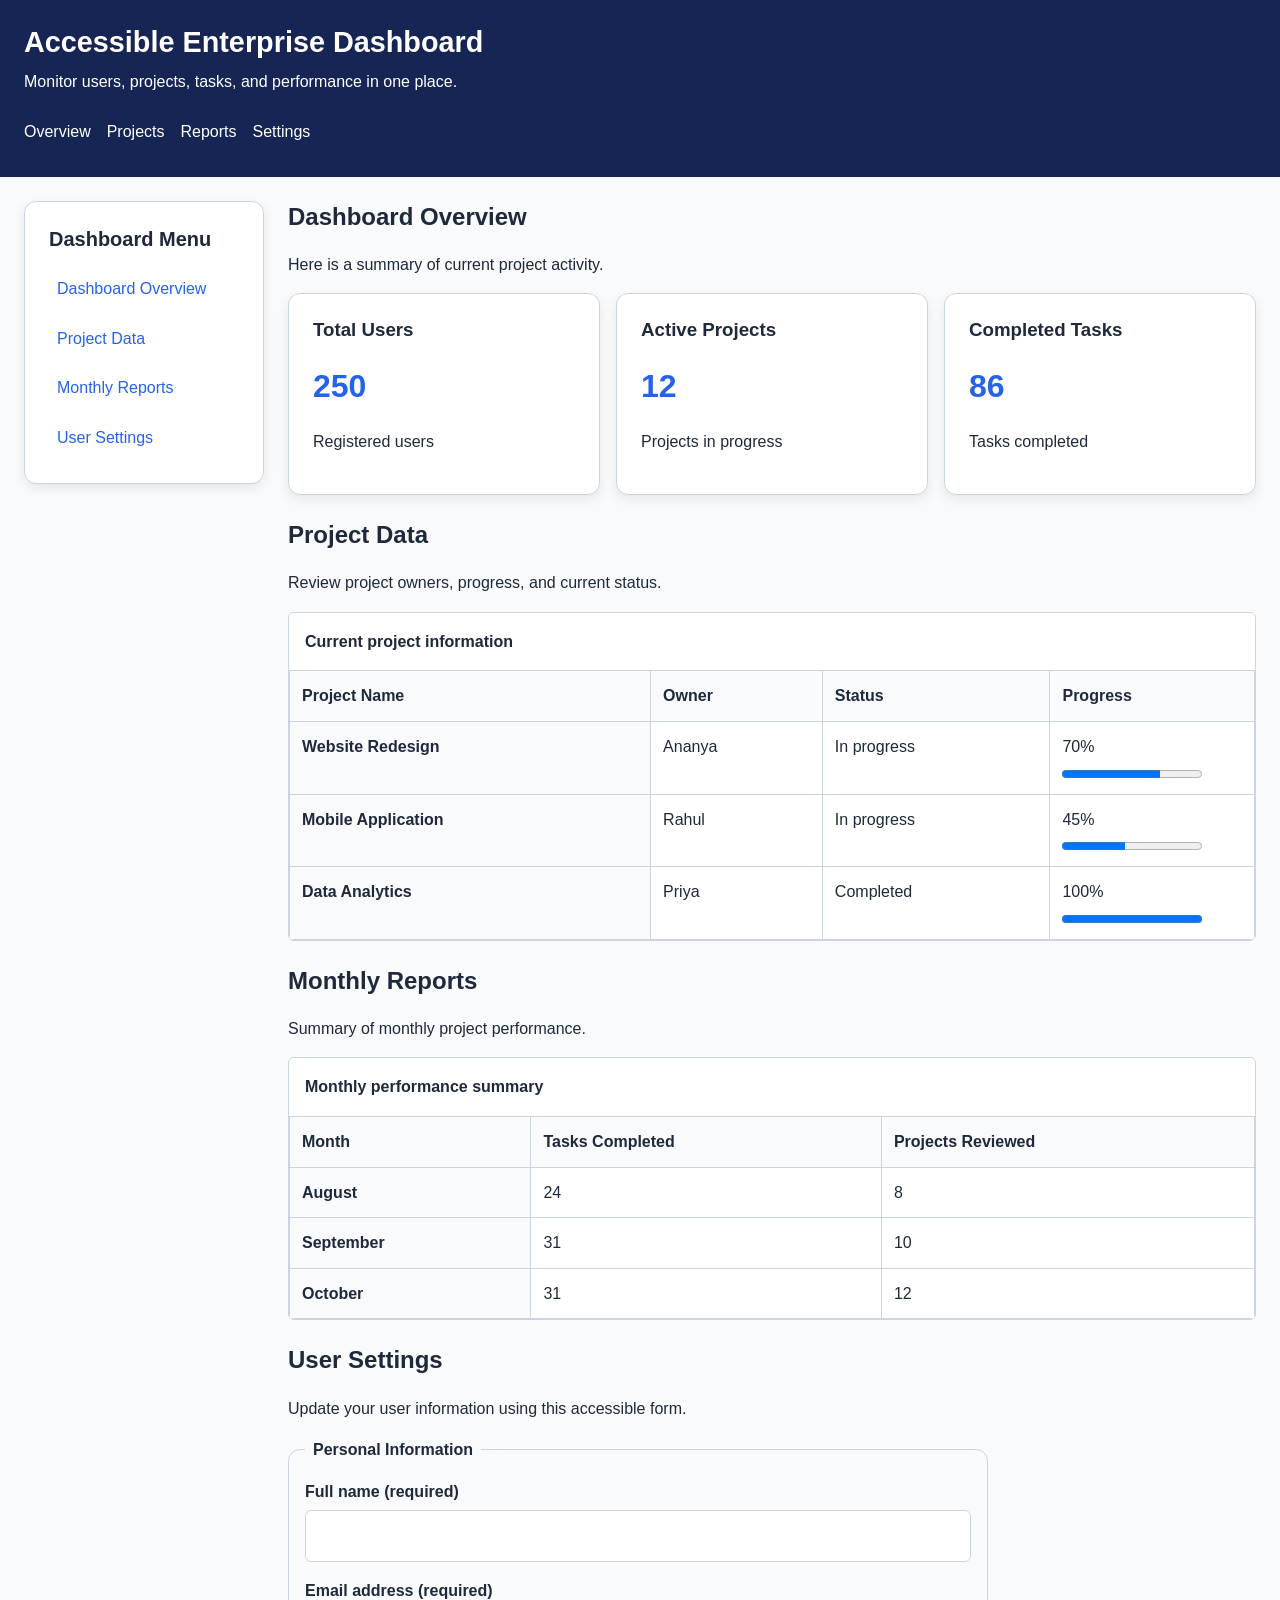
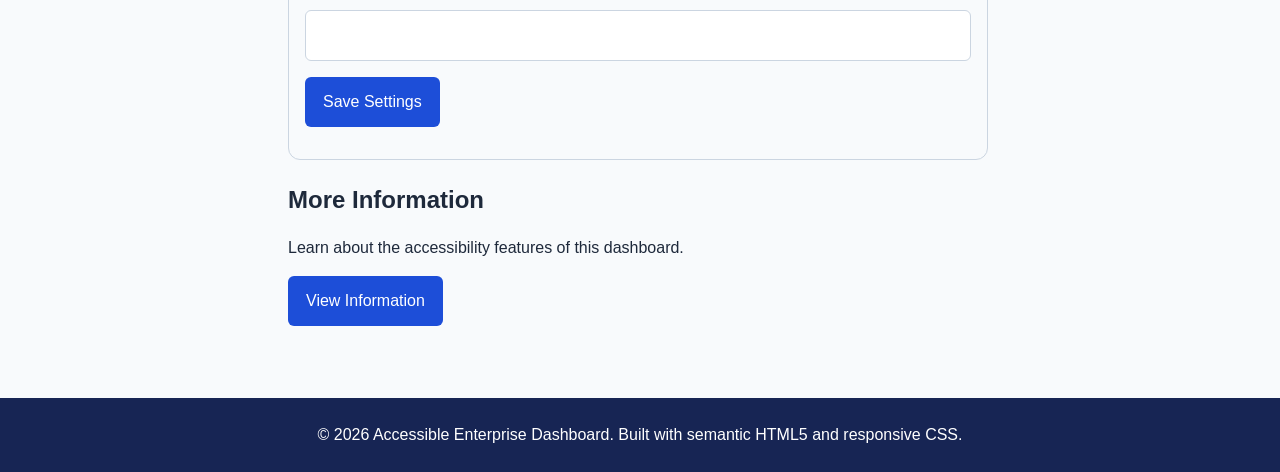
<file: index.html>
<!DOCTYPE html>
<html lang="en" data-theme="light">

<head>
    <meta charset="UTF-8">
    <meta name="viewport" content="width=device-width, initial-scale=1.0">

    <meta name="description"
          content="An accessible, responsive enterprise dashboard for monitoring users, projects, tasks, and reports.">

    <title>Accessible Enterprise Dashboard</title>

    <link rel="stylesheet" href="style.css">
</head>

<body>

    <!-- Skip Link -->
    <a href="#main-content" class="skip-link">
        Skip to main content
    </a>

    <!-- Header -->
    <header class="site-header">

        <div class="header-content">
            <h1>Accessible Enterprise Dashboard</h1>

            <p>
                Monitor users, projects, tasks, and performance in one place.
            </p>
        </div>

        <!-- Main Navigation -->
        <nav aria-label="Main navigation">
            <ul>
                <li><a href="#overview">Overview</a></li>
                <li><a href="#projects">Projects</a></li>
                <li><a href="#reports">Reports</a></li>
                <li><a href="#settings">Settings</a></li>
            </ul>
        </nav>

    </header>

    <!-- Dashboard Layout -->
    <div class="layout">

        <!-- Sidebar -->
        <aside class="sidebar glass-panel"
               aria-labelledby="sidebar-title">

            <h2 id="sidebar-title">Dashboard Menu</h2>

            <nav aria-label="Dashboard menu">
                <ul>
                    <li>
                        <a href="#overview">Dashboard Overview</a>
                    </li>
                    <li>
                        <a href="#projects">Project Data</a>
                    </li>
                    <li>
                        <a href="#reports">Monthly Reports</a>
                    </li>
                    <li>
                        <a href="#settings">User Settings</a>
                    </li>
                </ul>
            </nav>

        </aside>

        <!-- Main Content -->
        <main id="main-content">

            <!-- Dashboard Overview -->
            <section id="overview"
                     aria-labelledby="overview-title">

                <h2 id="overview-title">Dashboard Overview</h2>

                <p>
                    Here is a summary of current project activity.
                </p>

                <div class="dashboard-cards">

                    <article class="glass-panel">
                        <h3>Total Users</h3>
                        <p class="stat-number">250</p>
                        <p>Registered users</p>
                    </article>

                    <article class="glass-panel">
                        <h3>Active Projects</h3>
                        <p class="stat-number">12</p>
                        <p>Projects in progress</p>
                    </article>

                    <article class="glass-panel">
                        <h3>Completed Tasks</h3>
                        <p class="stat-number">86</p>
                        <p>Tasks completed</p>
                    </article>

                </div>

            </section>

            <!-- Project Data -->
            <section id="projects"
                     aria-labelledby="projects-title">

                <h2 id="projects-title">Project Data</h2>

                <p>
                    Review project owners, progress, and current status.
                </p>

                <div class="table-container">

                    <table>
                        <caption>Current project information</caption>

                        <thead>
                            <tr>
                                <th scope="col">Project Name</th>
                                <th scope="col">Owner</th>
                                <th scope="col">Status</th>
                                <th scope="col">Progress</th>
                            </tr>
                        </thead>

                        <tbody>
                            <tr>
                                <th scope="row">Website Redesign</th>
                                <td>Ananya</td>
                                <td>In progress</td>
                                <td>
                                    <span>70%</span>
                                    <progress value="70" max="100"
                                        aria-label="Website Redesign progress">
                                        70%
                                    </progress>
                                </td>
                            </tr>

                            <tr>
                                <th scope="row">Mobile Application</th>
                                <td>Rahul</td>
                                <td>In progress</td>
                                <td>
                                    <span>45%</span>
                                    <progress value="45" max="100"
                                        aria-label="Mobile Application progress">
                                        45%
                                    </progress>
                                </td>
                            </tr>

                            <tr>
                                <th scope="row">Data Analytics</th>
                                <td>Priya</td>
                                <td>Completed</td>
                                <td>
                                    <span>100%</span>
                                    <progress value="100" max="100"
                                        aria-label="Data Analytics progress">
                                        100%
                                    </progress>
                                </td>
                            </tr>
                        </tbody>

                    </table>

                </div>

            </section>

            <!-- Monthly Reports -->
            <section id="reports"
                     aria-labelledby="reports-title">

                <h2 id="reports-title">Monthly Reports</h2>

                <p>
                    Summary of monthly project performance.
                </p>

                <div class="table-container">

                    <table>
                        <caption>Monthly performance summary</caption>

                        <thead>
                            <tr>
                                <th scope="col">Month</th>
                                <th scope="col">Tasks Completed</th>
                                <th scope="col">Projects Reviewed</th>
                            </tr>
                        </thead>

                        <tbody>
                            <tr>
                                <th scope="row">August</th>
                                <td>24</td>
                                <td>8</td>
                            </tr>

                            <tr>
                                <th scope="row">September</th>
                                <td>31</td>
                                <td>10</td>
                            </tr>

                            <tr>
                                <th scope="row">October</th>
                                <td>31</td>
                                <td>12</td>
                            </tr>
                        </tbody>

                    </table>

                </div>

            </section>

            <!-- User Settings -->
            <section id="settings"
                     aria-labelledby="settings-title">

                <h2 id="settings-title">User Settings</h2>

                <p>
                    Update your user information using this accessible form.
                </p>

                <form id="settings-form">

                    <fieldset>
                        <legend>Personal Information</legend>

                        <div class="form-group">
                            <label for="full-name">
                                Full name (required)
                            </label>

                            <input
                                type="text"
                                id="full-name"
                                name="full-name"
                                autocomplete="name"
                                required>
                        </div>

                        <div class="form-group">
                            <label for="email">
                                Email address (required)
                            </label>

                            <input
                                type="email"
                                id="email"
                                name="email"
                                autocomplete="email"
                                required>
                        </div>

                        <button type="submit">
                            Save Settings
                        </button>

                        <p id="form-message"
                           role="status"
                           aria-live="polite"></p>

                    </fieldset>

                </form>

            </section>

            <!-- Additional Information -->
            <section aria-labelledby="information-title">

                <h2 id="information-title">More Information</h2>

                <p>
                    Learn about the accessibility features of this dashboard.
                </p>

                <button type="button" id="open-dialog">
                    View Information
                </button>

            </section>

        </main>

    </div>

    <!-- Accessible Dialog -->
    <dialog id="information-dialog"
            aria-labelledby="dialog-title"
            aria-describedby="dialog-description">

        <h2 id="dialog-title">Dashboard Information</h2>

        <p id="dialog-description">
            This dashboard demonstrates semantic HTML5, responsive design,
            accessible navigation, data tables, forms, and keyboard support.
        </p>

        <button type="button" id="close-dialog">
            Close
        </button>

    </dialog>

    <!-- Footer -->
    <footer class="site-footer">
        <p>
            &copy; 2026 Accessible Enterprise Dashboard.
            Built with semantic HTML5 and responsive CSS.
        </p>
    </footer>

    <!-- JavaScript -->
    <script>
        // Settings form
        const settingsForm = document.getElementById("settings-form");
        const formMessage = document.getElementById("form-message");

        settingsForm.addEventListener("submit", function (event) {
            event.preventDefault();

            if (!settingsForm.checkValidity()) {
                settingsForm.reportValidity();
                return;
            }

            formMessage.textContent =
                "Settings saved successfully for this demo.";
        });

        // Open information dialog
        const informationDialog =
            document.getElementById("information-dialog");

        document.getElementById("open-dialog")
            .addEventListener("click", function () {
                informationDialog.showModal();
            });

        // Close information dialog
        document.getElementById("close-dialog")
            .addEventListener("click", function () {
                informationDialog.close();
            });
    </script>

</body>
</html>
</file>
<file: style.css>
/* =========================================
   1. DESIGN TOKENS
========================================= */

:root {
    --primary-color: #2563eb;
    --secondary-color: #0f766e;

    --background-color: #f8fafc;
    --card-background: #ffffff;

    --text-color: #1e293b;
    --muted-text-color: #64748b;

    --border-color: #cbd5e1;

    --header-background: #172554;
    --header-text-color: #ffffff;

    --success-color: #15803d;
    --warning-color: #b45309;
    --danger-color: #b91c1c;

    --spacing-small: 8px;
    --spacing-medium: 16px;
    --spacing-large: 24px;
    --spacing-extra-large: 32px;

    --border-radius-small: 6px;
    --border-radius-medium: 12px;
    --border-radius-large: 18px;

    --card-shadow: 0 4px 12px rgba(15, 23, 42, 0.08);
    --hover-shadow: 0 8px 24px rgba(15, 23, 42, 0.14);

    --font-family: Arial, Helvetica, sans-serif;
    --transition-speed: 0.3s;
}

/* =========================================
   2. GLOBAL RESET
========================================= */

* {
    box-sizing: border-box;
}

html {
    scroll-behavior: smooth;
    scroll-padding-top: 16px;
}

body {
    margin: 0;
    padding: 0;
    font-family: var(--font-family);
    font-size: 16px;
    line-height: 1.6;
    color: var(--text-color);
    background: var(--background-color);
}

img {
    max-width: 100%;
    height: auto;
}

button,
input,
select,
textarea {
    font: inherit;
}

button {
    cursor: pointer;
}

a {
    color: var(--primary-color);
}

p,
h1,
h2,
h3 {
    overflow-wrap: break-word;
}

h1,
h2,
h3 {
    line-height: 1.3;
}

/* =========================================
   3. KEYBOARD ACCESSIBILITY
========================================= */

:focus-visible {
    outline: 3px solid #f59e0b;
    outline-offset: 4px;
}

.skip-link {
    position: absolute;
    top: 8px;
    left: 8px;
    z-index: 1000;
    padding: 12px 16px;
    color: #ffffff;
    background: #172554;
    border-radius: 4px;
    transform: translateY(-150%);
}

.skip-link:focus {
    transform: translateY(0);
}

/* =========================================
   4. HEADER
========================================= */

.site-header {
    display: flex;
    flex-direction: column;
    align-items: flex-start;
    gap: var(--spacing-medium);
    width: 100%;
    padding: var(--spacing-large);
    color: var(--header-text-color);
    background: var(--header-background);
}

.header-content {
    width: 100%;
    min-width: 0;
}

.site-header h1 {
    margin: 0;
    font-size: clamp(1.4rem, 4vw, 1.8rem);
}

.site-header p {
    margin: 8px 0 0;
    color: var(--header-text-color);
}

/* =========================================
   5. MAIN NAVIGATION
========================================= */

.site-header nav,
.sidebar nav {
    display: block;
    width: 100%;
    margin: 0;
}

.site-header nav ul,
.sidebar nav ul {
    display: flex;
    flex-wrap: wrap;
    align-items: center;
    gap: 8px 16px;
    list-style: none;
    margin: 0;
    padding: 0;
}

.site-header nav a {
    display: inline-block;
    padding: 8px 0;
    color: #ffffff;
    text-decoration: none;
}

.site-header nav a:hover,
.site-header nav a:focus-visible {
    text-decoration: underline;
}

/* =========================================
   6. DASHBOARD LAYOUT
========================================= */

.layout {
    display: grid;
    grid-template-columns: minmax(0, 1fr);
    gap: var(--spacing-large);
    width: 100%;
    max-width: 1440px;
    margin: 0 auto;
    padding: var(--spacing-medium);
}

.layout > aside,
.layout > main {
    min-width: 0;
}

main {
    width: 100%;
}

section {
    min-width: 0;
    margin-bottom: var(--spacing-large);
}

section > h2 {
    margin-top: 0;
}

/* =========================================
   7. SIDEBAR
========================================= */

.sidebar {
    align-self: start;
    min-width: 0;
    padding: var(--spacing-medium);
    background: var(--card-background);
    border: 1px solid var(--border-color);
    border-radius: var(--border-radius-medium);
    box-shadow: var(--card-shadow);
}

.sidebar h2 {
    margin-top: 0;
    font-size: 1.25rem;
}

.sidebar nav ul {
    flex-direction: column;
    align-items: stretch;
    gap: 8px;
}

.sidebar nav a {
    display: block;
    padding: 8px;
    color: var(--primary-color);
    text-decoration: none;
    border-radius: var(--border-radius-small);
}

.sidebar nav a:hover,
.sidebar nav a:focus-visible {
    background: var(--background-color);
    text-decoration: underline;
}

/* =========================================
   8. DASHBOARD CARDS
========================================= */

.dashboard-cards {
    display: grid;
    grid-template-columns: minmax(0, 1fr);
    gap: var(--spacing-medium);
}

.glass-panel,
article {
    min-width: 0;
    padding: var(--spacing-large);
    background: var(--card-background);
    border: 1px solid var(--border-color);
    border-radius: var(--border-radius-medium);
    box-shadow: var(--card-shadow);
    transition: box-shadow var(--transition-speed);
}

.glass-panel:hover,
article:hover {
    box-shadow: var(--hover-shadow);
}

article h3 {
    margin-top: 0;
}

.stat-number {
    margin: var(--spacing-small) 0;
    color: var(--primary-color);
    font-size: 2rem;
    font-weight: bold;
    overflow-wrap: anywhere;
}

/* =========================================
   9. TABLES
========================================= */

.table-container {
    width: 100%;
    max-width: 100%;
    overflow-x: auto;
    -webkit-overflow-scrolling: touch;
    border: 1px solid var(--border-color);
    border-radius: var(--border-radius-small);
}

table {
    width: 100%;
    min-width: 500px;
    border-collapse: collapse;
    background: var(--card-background);
    color: var(--text-color);
}

caption {
    padding: var(--spacing-medium);
    font-weight: bold;
    text-align: left;
    color: var(--text-color);
    background: var(--card-background);
}

th,
td {
    padding: 12px;
    text-align: left;
    vertical-align: top;
    border: 1px solid var(--border-color);
    overflow-wrap: break-word;
}

th {
    color: var(--text-color);
    background: var(--background-color);
}

tbody tr:hover {
    background: var(--background-color);
}

progress {
    display: block;
    width: 100%;
    max-width: 140px;
    margin-top: 6px;
}

/* =========================================
   10. FORMS
========================================= */

form {
    width: 100%;
    max-width: 700px;
}

fieldset {
    min-width: 0;
    margin: 0 0 var(--spacing-large);
    padding: var(--spacing-medium);
    border: 1px solid var(--border-color);
    border-radius: var(--border-radius-medium);
}

legend {
    padding: 0 var(--spacing-small);
    font-weight: bold;
}

.form-group {
    margin-bottom: var(--spacing-medium);
}

label {
    display: block;
    margin-bottom: 6px;
    font-weight: bold;
}

input,
select,
textarea {
    display: block;
    width: 100%;
    max-width: 100%;
    padding: 12px;
    color: var(--text-color);
    background: var(--card-background);
    border: 1px solid var(--border-color);
    border-radius: var(--border-radius-small);
}

textarea {
    min-height: 120px;
    resize: vertical;
}

input:focus,
select:focus,
textarea:focus {
    border-color: var(--primary-color);
}

/* =========================================
   11. BUTTONS
========================================= */

button,
input[type="submit"] {
    display: inline-block;
    width: auto;
    max-width: 100%;
    padding: 12px 18px;
    color: #ffffff;
    background: #1d4ed8;
    border: none;
    border-radius: var(--border-radius-small);
}

button:hover,
input[type="submit"]:hover {
    background: #1e40af;
}

/* =========================================
   12. STATUS MESSAGES
========================================= */

#form-message {
    margin-top: var(--spacing-medium);
    color: var(--success-color);
    overflow-wrap: break-word;
}

/* =========================================
   13. ACCESSIBLE DIALOG
========================================= */

dialog {
    width: calc(100% - 32px);
    max-width: 600px;
    max-height: 85vh;
    overflow: auto;
    padding: var(--spacing-large);
    color: var(--text-color);
    background: var(--card-background);
    border: 1px solid var(--border-color);
    border-radius: var(--border-radius-medium);
    box-shadow: var(--hover-shadow);
}

dialog::backdrop {
    background: rgba(15, 23, 42, 0.65);
}

dialog h2 {
    margin-top: 0;
}

/* =========================================
   14. FOOTER
========================================= */

.site-footer {
    margin-top: var(--spacing-large);
    padding: var(--spacing-large);
    color: var(--header-text-color);
    background: var(--header-background);
    text-align: center;
}

.site-footer p {
    margin: 0;
}

/* =========================================
   15. SMALL MOBILE DEVICES
========================================= */

@media (max-width: 320px) {
    body {
        font-size: 14px;
    }

    .site-header {
        padding: 12px;
    }

    .layout {
        padding: 10px;
        gap: 16px;
    }

    .glass-panel,
    article {
        padding: 14px;
    }

    .stat-number {
        font-size: 1.6rem;
    }
}

/* =========================================
   16. MOBILE DEVICES
========================================= */

@media (max-width: 767px) {
    .site-header {
        align-items: flex-start;
        padding: var(--spacing-medium);
    }

    .site-header nav ul {
        justify-content: flex-start;
    }

    .layout {
        grid-template-columns: minmax(0, 1fr);
    }

    .sidebar {
        width: 100%;
    }

    .sidebar nav ul {
        flex-direction: row;
        flex-wrap: wrap;
        gap: 8px;
    }

    .dashboard-cards {
        grid-template-columns: minmax(0, 1fr);
    }

    .table-container {
        max-width: 100%;
    }

    form {
        max-width: 100%;
    }
}

/* =========================================
   17. TABLET DEVICES
========================================= */

@media (min-width: 768px) {
    .site-header {
        flex-direction: column;
        align-items: flex-start;
    }

    .site-header nav {
        width: 100%;
    }

    .layout {
        grid-template-columns: 200px minmax(0, 1fr);
        padding: var(--spacing-large);
    }

    .sidebar nav ul {
        flex-direction: column;
        align-items: stretch;
    }

    .dashboard-cards {
        grid-template-columns: repeat(2, minmax(0, 1fr));
    }
}

/* =========================================
   18. DESKTOP DEVICES
========================================= */

@media (min-width: 1024px) {
    .layout {
        grid-template-columns: 240px minmax(0, 1fr);
        gap: var(--spacing-large);
    }

    .dashboard-cards {
        grid-template-columns: repeat(3, minmax(0, 1fr));
    }
}

/* =========================================
   19. LARGE DESKTOP SCREENS
========================================= */

@media (min-width: 1440px) {
    .layout {
        padding: var(--spacing-extra-large);
        gap: var(--spacing-extra-large);
    }

    .site-header {
        padding: var(--spacing-extra-large);
    }
}

/* =========================================
   20. REDUCED MOTION ACCESSIBILITY
========================================= */

@media (prefers-reduced-motion: reduce) {
    html {
        scroll-behavior: auto;
    }

    *,
    *::before,
    *::after {
        animation-duration: 0.01ms !important;
        animation-iteration-count: 1 !important;
        transition-duration: 0.01ms !important;
        scroll-behavior: auto !important;
    }
}
</file>
